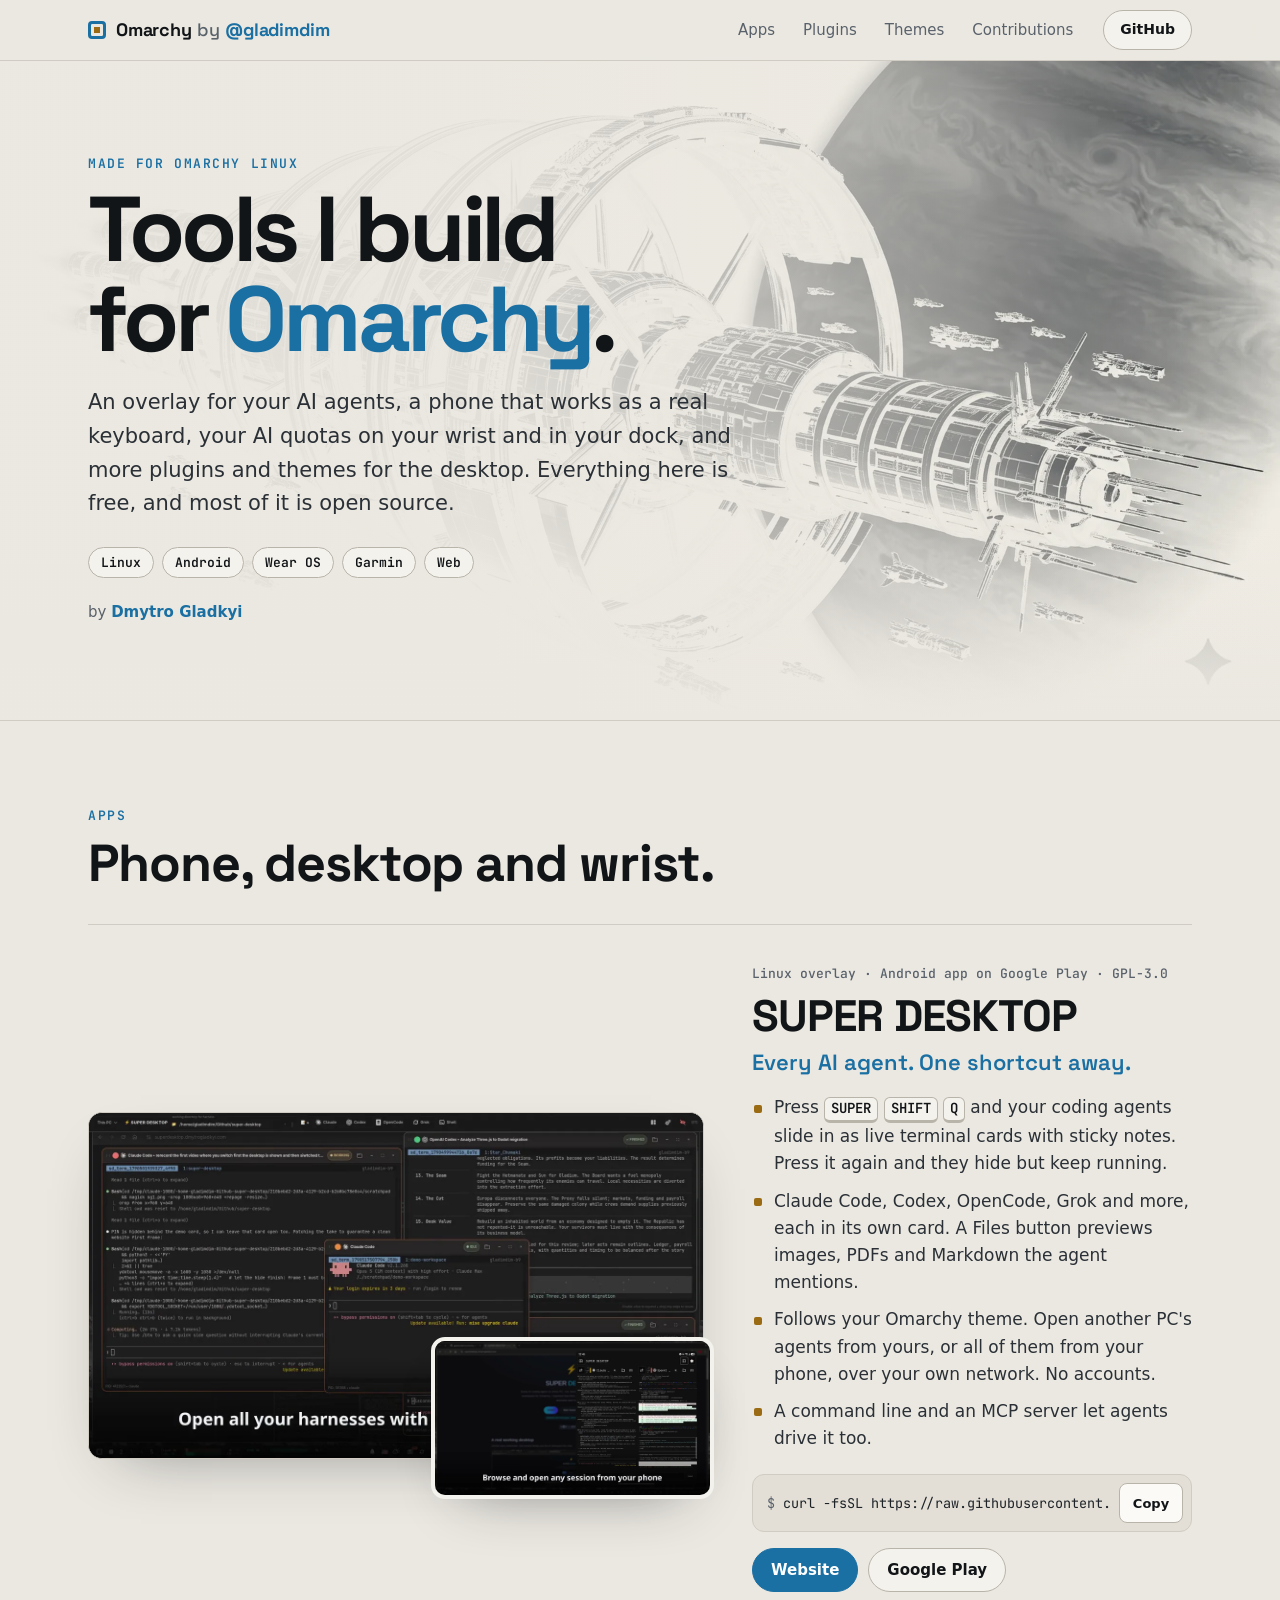
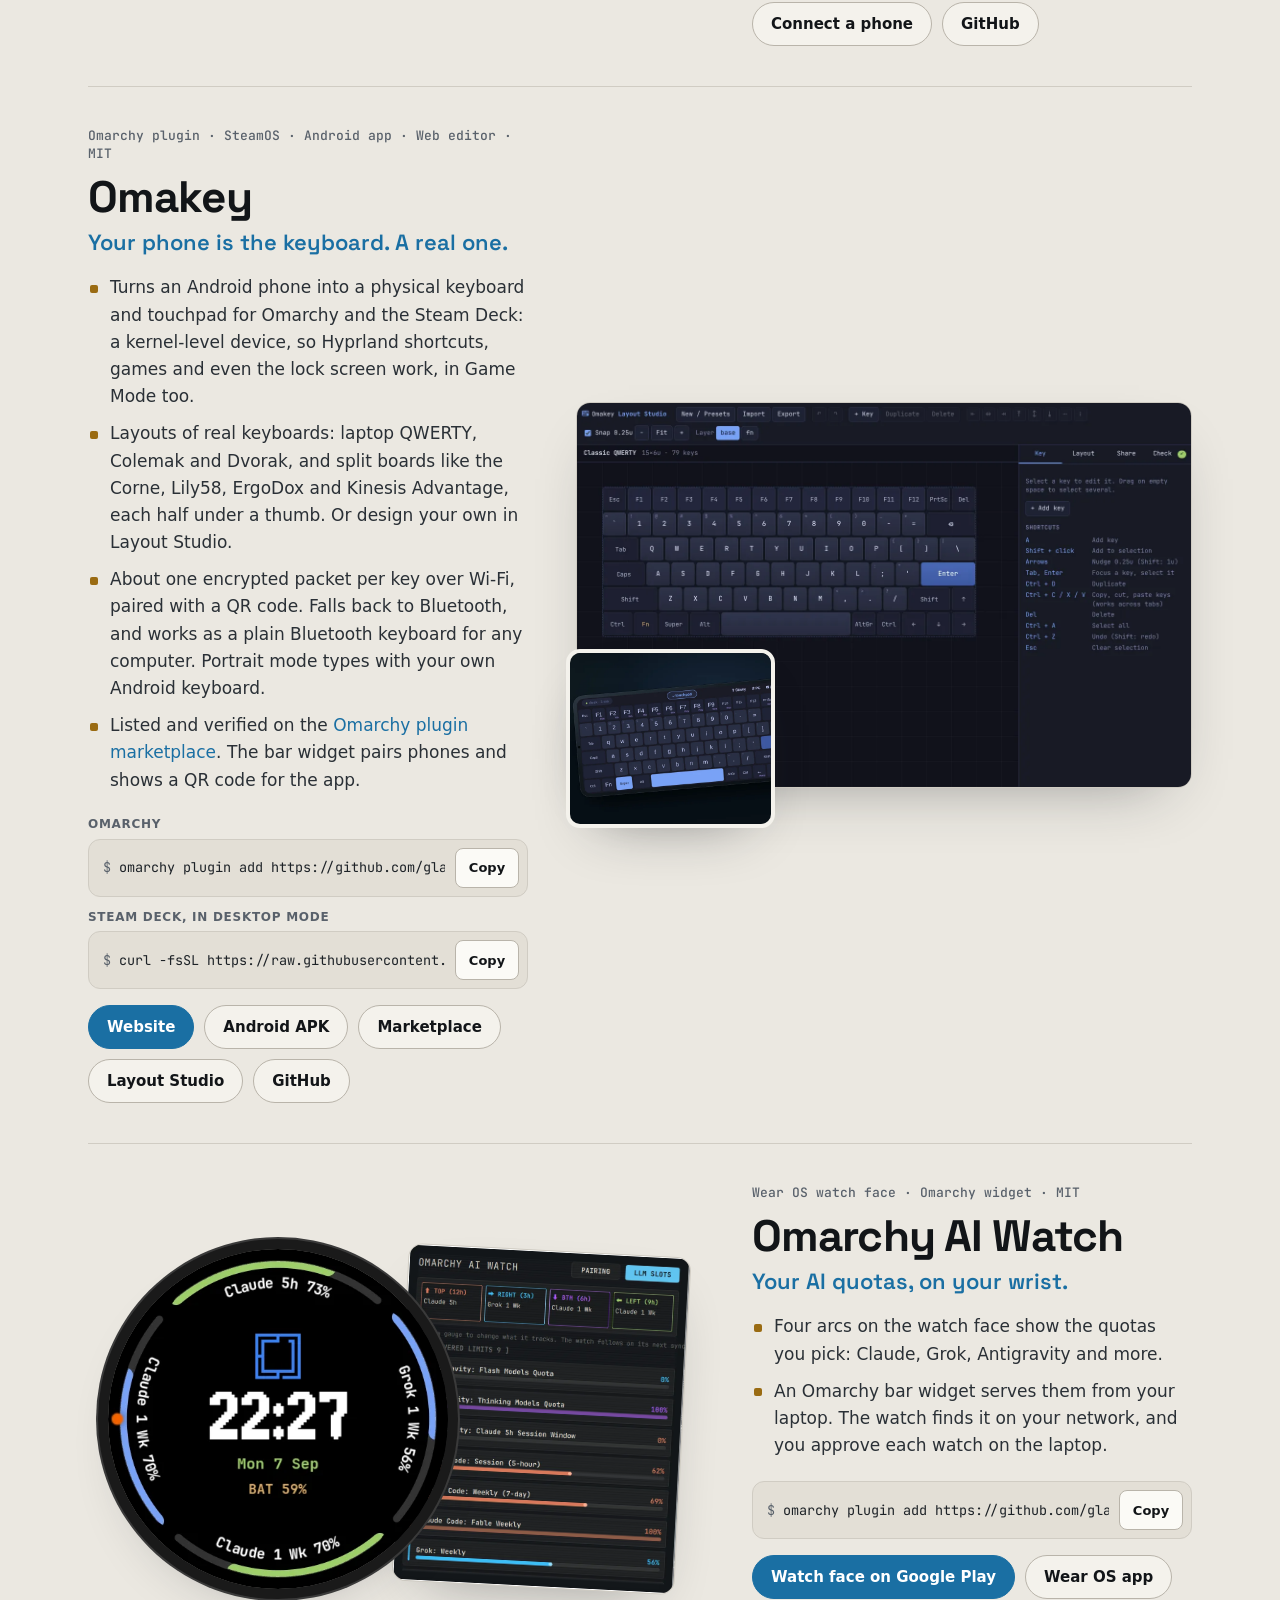
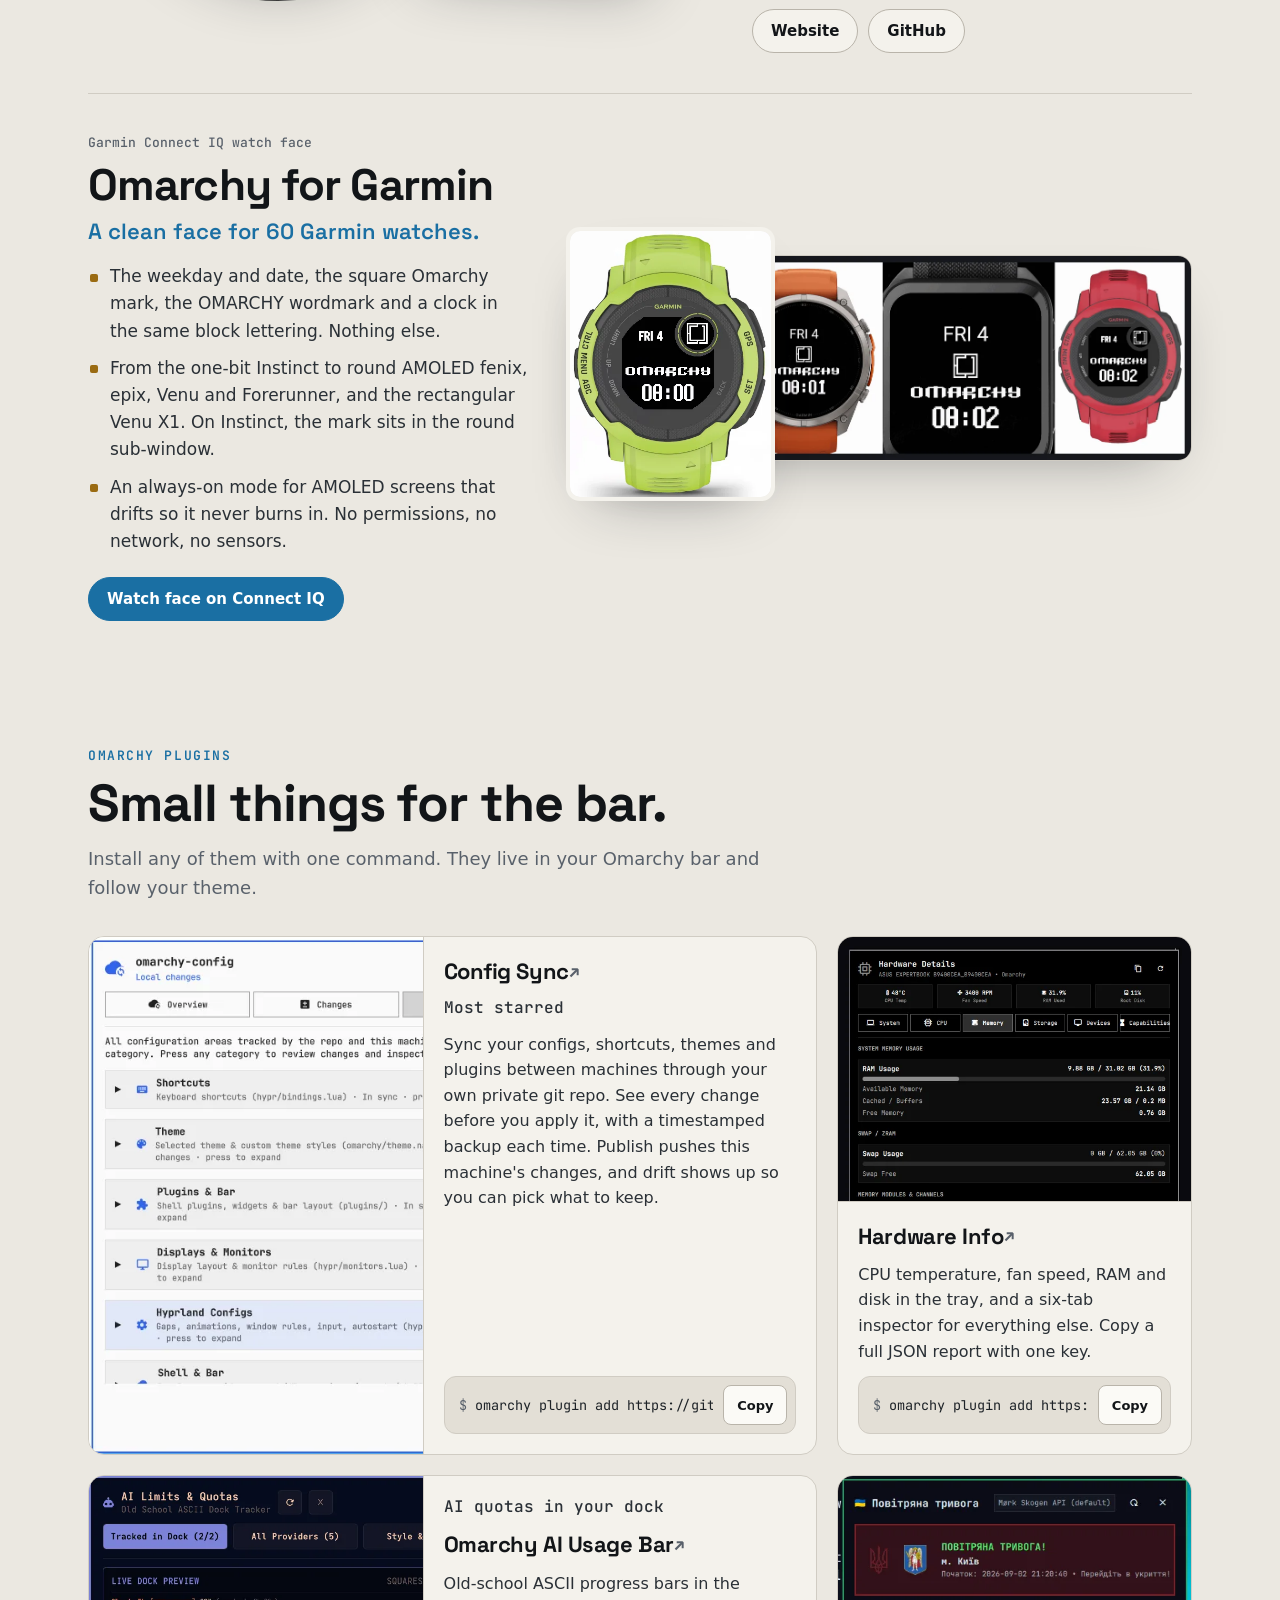
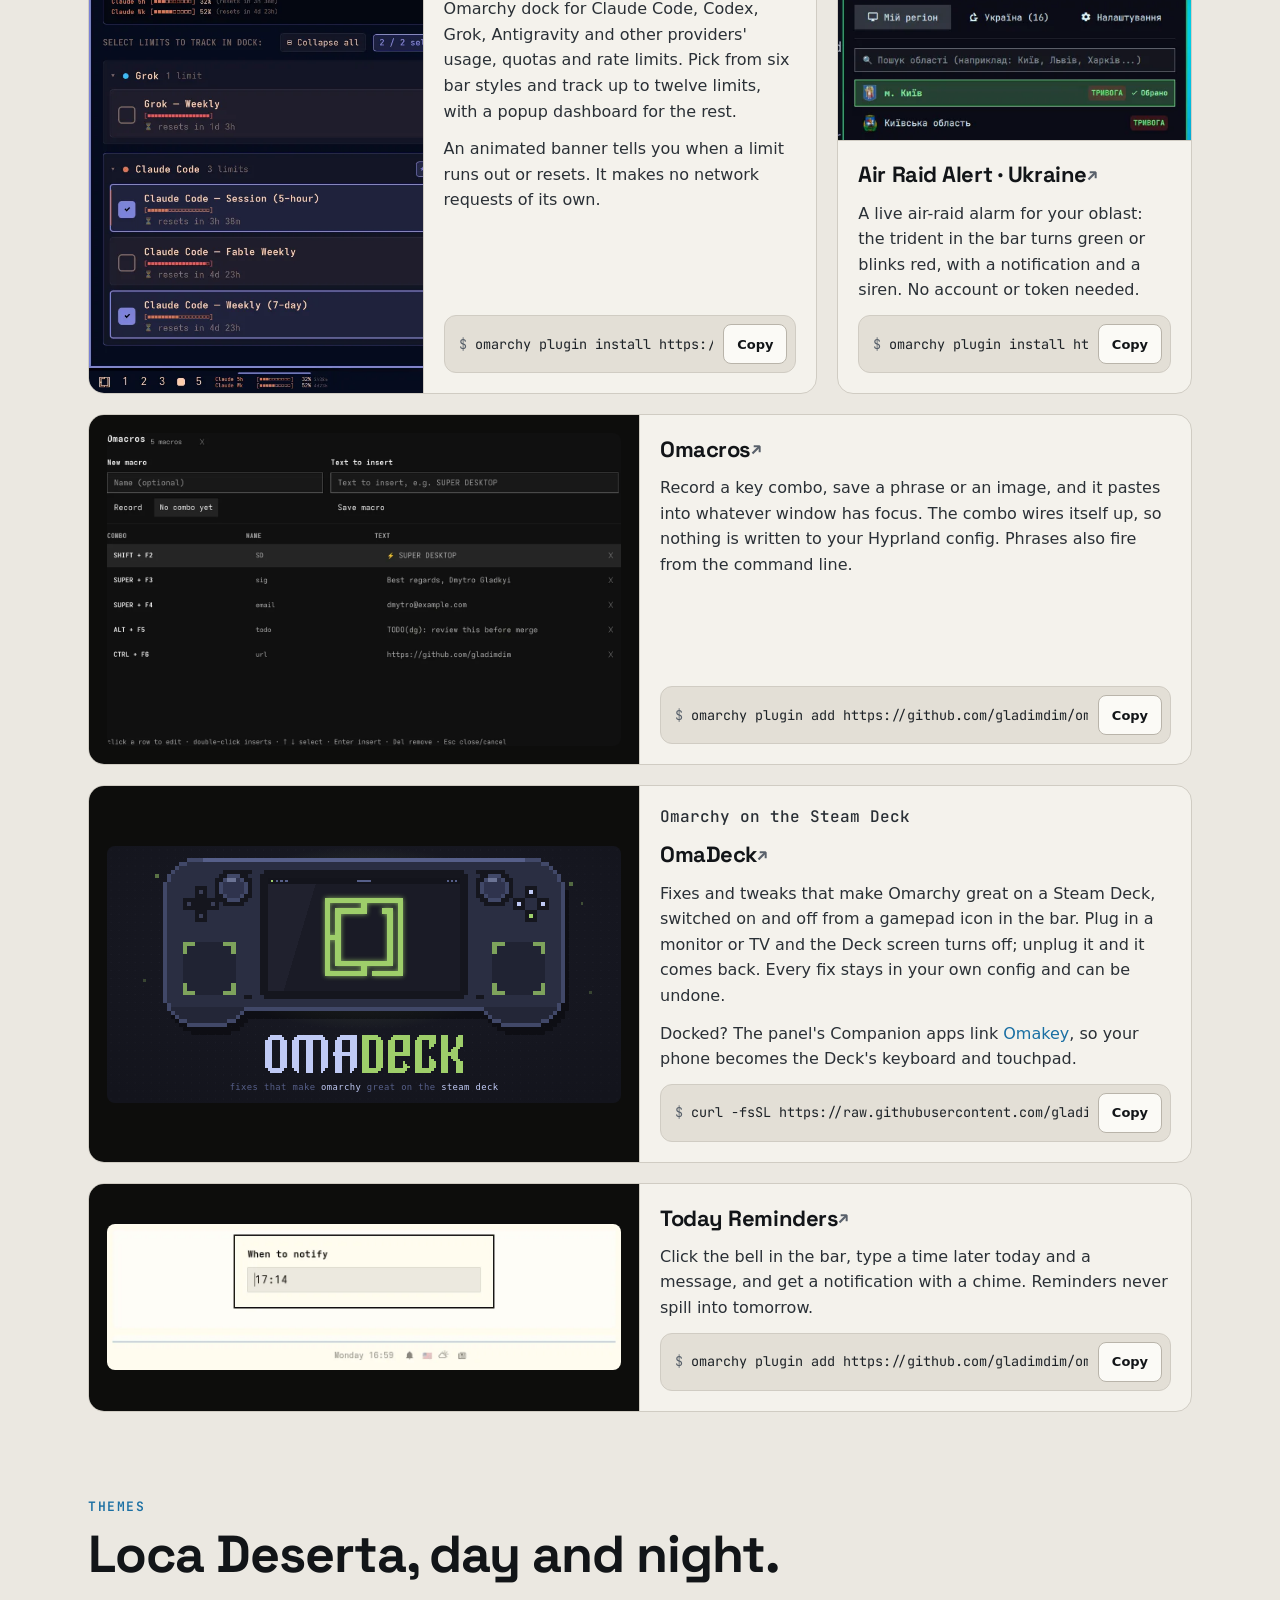
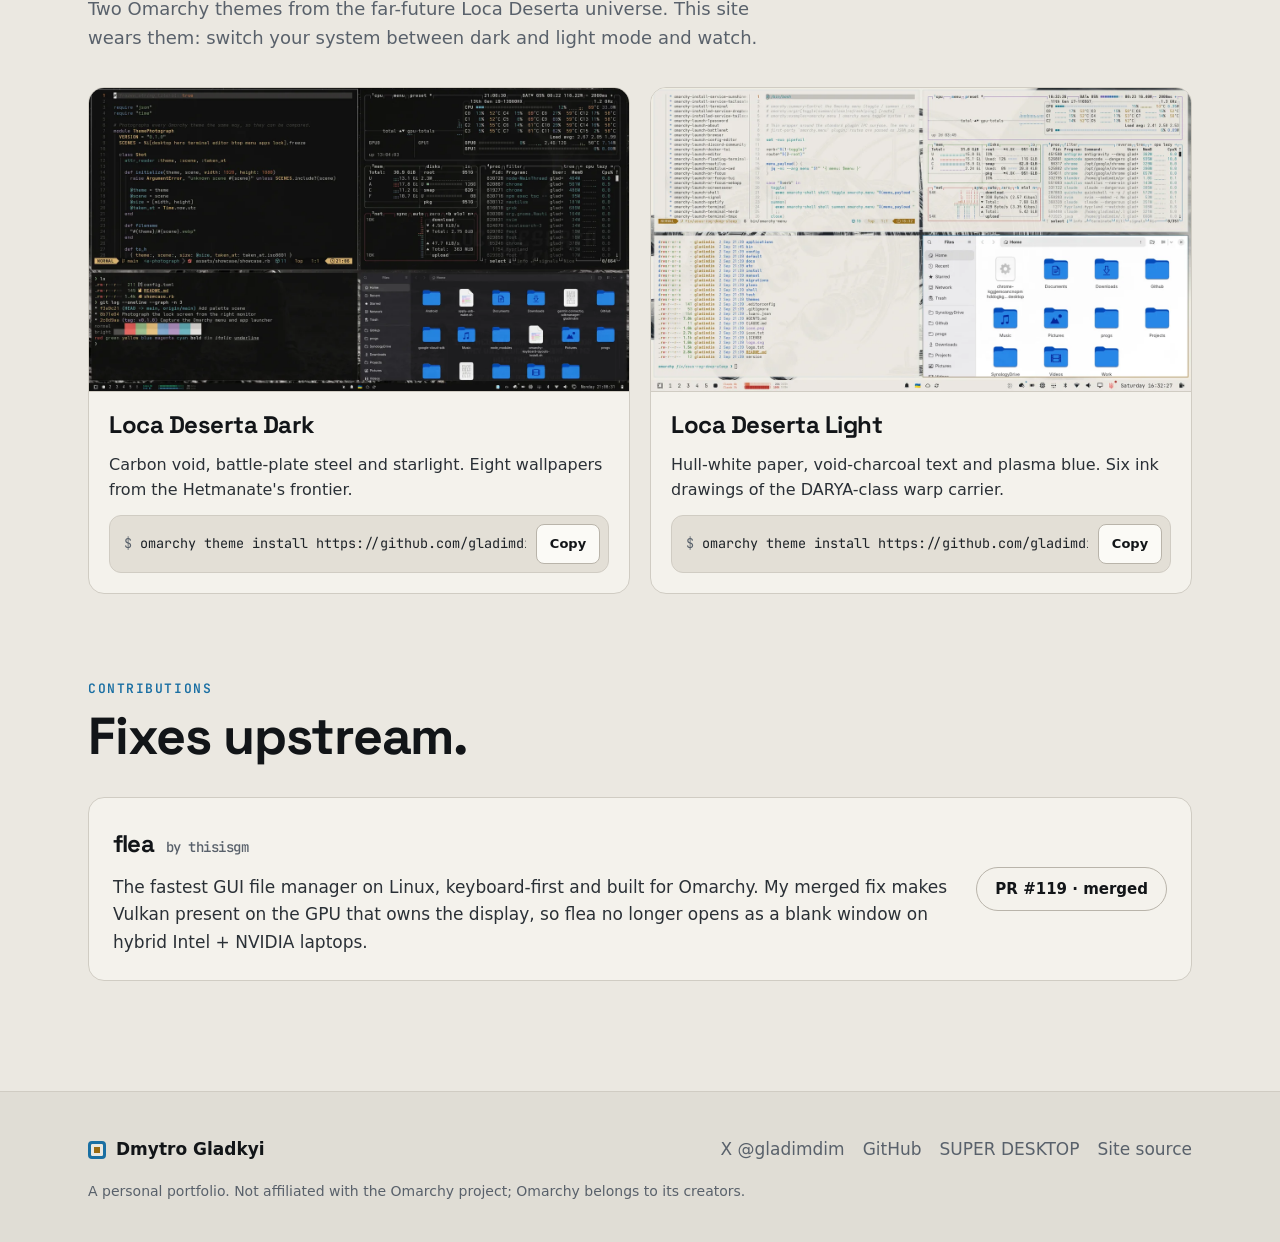
<file: index.html>
<!doctype html>
<html lang="en">
<head>
<meta charset="utf-8">
<meta name="viewport" content="width=device-width, initial-scale=1, viewport-fit=cover">
<title>Omarchy Works — Dmytro Gladkyi</title>
<meta name="description" content="Apps, plugins, a phone keyboard, Wear OS and Garmin watch faces and themes for Omarchy Linux, by Dmytro Gladkyi: SUPER DESKTOP, Omakey, Omarchy AI Watch and more.">
<meta name="author" content="Dmytro Gladkyi">
<meta name="color-scheme" content="dark light">
<meta name="theme-color" content="#10100f" media="(prefers-color-scheme: dark)">
<meta name="theme-color" content="#ebe8e1" media="(prefers-color-scheme: light)">
<link rel="canonical" href="https://omarchy.dmytrogladkyi.com/">
<link rel="icon" href="favicon.ico" sizes="32x32">
<link rel="icon" href="assets/favicon.svg" type="image/svg+xml">
<link rel="apple-touch-icon" href="assets/apple-touch-icon.png">

<meta property="og:type" content="website">
<meta property="og:site_name" content="Omarchy Works">
<meta property="og:locale" content="en_US">
<meta property="og:url" content="https://omarchy.dmytrogladkyi.com/">
<meta property="og:title" content="Omarchy Works — tools I build for Omarchy Linux">
<meta property="og:description" content="SUPER DESKTOP, Omakey, watch faces for Wear OS and Garmin, Omarchy plugins and themes. By Dmytro Gladkyi.">
<meta property="og:image" content="https://omarchy.dmytrogladkyi.com/assets/social-card.jpg?v=3">
<meta property="og:image:secure_url" content="https://omarchy.dmytrogladkyi.com/assets/social-card.jpg?v=3">
<meta property="og:image:type" content="image/jpeg">
<meta property="og:image:width" content="1200">
<meta property="og:image:height" content="630">
<meta property="og:image:alt" content="Omarchy Works by Dmytro Gladkyi: SUPER DESKTOP, Omakey, Omarchy AI Watch, a Garmin watch face, plugins and themes, shown beside an armoured knight.">
<meta name="twitter:card" content="summary_large_image">
<meta name="twitter:site" content="@gladimdim">
<meta name="twitter:creator" content="@gladimdim">
<meta name="twitter:title" content="Omarchy Works — tools I build for Omarchy Linux">
<meta name="twitter:description" content="SUPER DESKTOP, Omakey, watch faces for Wear OS and Garmin, Omarchy plugins and themes. By Dmytro Gladkyi.">
<meta name="twitter:image" content="https://omarchy.dmytrogladkyi.com/assets/social-card.jpg?v=3">
<meta name="twitter:image:alt" content="Omarchy Works by Dmytro Gladkyi: SUPER DESKTOP, Omakey, Omarchy AI Watch, a Garmin watch face, plugins and themes, shown beside an armoured knight.">

<script type="application/ld+json">
{
  "@context": "https://schema.org",
  "@type": "WebSite",
  "name": "Omarchy Works",
  "url": "https://omarchy.dmytrogladkyi.com/",
  "description": "Apps, plugins, a phone keyboard, Wear OS and Garmin watch faces and themes for Omarchy Linux.",
  "inLanguage": "en",
  "image": "https://omarchy.dmytrogladkyi.com/assets/social-card.jpg?v=3",
  "author": {
    "@type": "Person",
    "name": "Dmytro Gladkyi",
    "url": "https://github.com/gladimdim",
    "sameAs": ["https://github.com/gladimdim", "https://x.com/gladimdim"]
  }
}
</script>
<link rel="preconnect" href="https://fonts.googleapis.com">
<link rel="preconnect" href="https://fonts.gstatic.com" crossorigin>
<link rel="stylesheet" href="https://fonts.googleapis.com/css2?family=JetBrains+Mono:wght@400;600&family=Space+Grotesk:wght@500;600;700&display=swap">
<link rel="stylesheet" href="assets/site.css">
<script src="assets/site.js" defer></script>
</head>
<body>
<a class="skip" href="#apps">Skip to the projects</a>

<header class="nav">
  <div class="wrap nav-row">
    <a class="brand" href="https://x.com/gladimdim" aria-label="Omarchy by @gladimdim on X"><span class="mark" aria-hidden="true"></span>Omarchy <span class="dim">by</span> <span class="handle">@gladimdim</span></a>
    <nav class="nav-links" aria-label="Sections">
      <a href="#apps">Apps</a>
      <a href="#plugins">Plugins</a>
      <a href="#themes">Themes</a>
      <a href="#contributions">Contributions</a>
    </nav>
    <a class="btn small" href="https://github.com/gladimdim">GitHub</a>
  </div>
</header>

<main id="top">
  <section class="hero">
    <picture class="hero-art" aria-hidden="true">
      <source srcset="assets/img/hero-dark.webp" media="(prefers-color-scheme: dark)">
      <img src="assets/img/hero-light.webp" alt="" width="1920" height="1047" fetchpriority="high">
    </picture>
    <div class="wrap hero-copy">
      <p class="eyebrow">Made for Omarchy Linux</p>
      <h1>Tools I build<br>for <span class="hl">Omarchy</span>.</h1>
      <p class="lede">An overlay for your AI agents, a phone that works as a real keyboard, your AI quotas on your wrist and in your dock, and more plugins and themes for the desktop. Everything here is free, and most of it is open source.</p>
      <ul class="platforms" aria-label="Platforms">
        <li>Linux</li><li>Android</li><li>Wear OS</li><li>Garmin</li><li>Web</li>
      </ul>
      <p class="byline">by <a href="https://github.com/gladimdim">Dmytro Gladkyi</a></p>
    </div>
  </section>

  <!-- ── Apps ─────────────────────────────────────────────── -->
  <section id="apps" class="section">
    <div class="wrap">
      <header class="section-head">
        <p class="eyebrow">Apps</p>
        <h2>Phone, desktop and wrist.</h2>
      </header>

      <article class="feature reveal" id="super-desktop">
        <div class="feature-media">
          <video class="shot" src="assets/media/super-desktop-reveal.mp4" poster="assets/img/super-desktop-reveal-poster.webp" muted loop playsinline preload="none" width="1280" height="720" aria-label="SUPER DESKTOP sliding in over the desktop with live Claude Code and Codex terminals"></video>
          <img class="shot inset" src="assets/img/super-desktop-phone.webp" alt="The SUPER DESKTOP Android app on a foldable phone, listing the PC's agent sessions" width="1280" height="720" loading="lazy">
        </div>
        <div class="feature-copy">
          <p class="tag">Linux overlay · Android app on Google Play · GPL-3.0</p>
          <h3>SUPER DESKTOP</h3>
          <p class="tagline">Every AI agent. One shortcut away.</p>
          <ul class="points">
            <li>Press <kbd>SUPER</kbd> <kbd>SHIFT</kbd> <kbd>Q</kbd> and your coding agents slide in as live terminal cards with sticky notes. Press it again and they hide but keep running.</li>
            <li>Claude Code, Codex, OpenCode, Grok and more, each in its own card. A Files button previews images, PDFs and Markdown the agent mentions.</li>
            <li>Follows your Omarchy theme. Open another PC's agents from yours, or all of them from your phone, over your own network. No accounts.</li>
            <li>A command line and an MCP server let agents drive it too.</li>
          </ul>
          <div class="cmd"><code>curl -fsSL https://raw.githubusercontent.com/gladimdim/super-desktop/master/install.sh | bash</code><button type="button" class="copy">Copy</button></div>
          <div class="links">
            <a class="btn primary" href="https://superdesktop.dmytrogladkyi.com/">Website</a>
            <a class="btn" href="https://play.google.com/store/apps/details?id=com.gladimdim.superdesktop">Google Play</a>
            <a class="btn" href="https://superdesktop.dmytrogladkyi.com/connect.html">Connect a phone</a>
            <a class="btn" href="https://github.com/gladimdim/super-desktop">GitHub</a>
          </div>
        </div>
      </article>

      <article class="feature flip reveal" id="omakey">
        <div class="feature-media">
          <img class="shot" src="assets/img/layout-studio.webp" alt="Omakey Layout Studio editing a classic QWERTY phone keyboard layout in the browser" width="1280" height="800" loading="lazy">
          <img class="shot inset" src="assets/img/omakey.webp" alt="The Omakey keyboard on a phone held sideways" width="660" height="560" loading="lazy">
        </div>
        <div class="feature-copy">
          <p class="tag">Omarchy plugin · SteamOS · Android app · Web editor · MIT</p>
          <h3>Omakey</h3>
          <p class="tagline">Your phone is the keyboard. A real one.</p>
          <ul class="points">
            <li>Turns an Android phone into a physical keyboard and touchpad for Omarchy and the Steam Deck: a kernel-level device, so Hyprland shortcuts, games and even the lock screen work, in Game Mode too.</li>
            <li>Layouts of real keyboards: laptop QWERTY, Colemak and Dvorak, and split boards like the Corne, Lily58, ErgoDox and Kinesis Advantage, each half under a thumb. Or design your own in Layout Studio.</li>
            <li>About one encrypted packet per key over Wi-Fi, paired with a QR code. Falls back to Bluetooth, and works as a plain Bluetooth keyboard for any computer. Portrait mode types with your own Android keyboard.</li>
            <li>Listed and verified on the <a href="https://omarchyplugins.com/plugin.html?id=gladimdim.omakey">Omarchy plugin marketplace</a>. The bar widget pairs phones and shows a QR code for the app.</li>
          </ul>
          <p class="cmd-label">Omarchy</p>
          <div class="cmd"><code>omarchy plugin add https://github.com/gladimdim/omakey-omarchy-plugin --enable &amp;&amp; ~/.config/omarchy/plugins/gladimdim.omakey/install.sh</code><button type="button" class="copy">Copy</button></div>
          <p class="cmd-label">Steam Deck, in Desktop Mode</p>
          <div class="cmd"><code>curl -fsSL https://raw.githubusercontent.com/gladimdim/omakey-omarchy-plugin/main/install-steamos.sh | bash</code><button type="button" class="copy">Copy</button></div>
          <div class="links">
            <a class="btn primary" href="https://gladimdim.github.io/omakey-omarchy-plugin/">Website</a>
            <a class="btn" href="https://github.com/gladimdim/omakey-mobile/releases/latest">Android APK</a>
            <a class="btn" href="https://omarchyplugins.com/plugin.html?id=gladimdim.omakey">Marketplace</a>
            <a class="btn" href="https://gladimdim.github.io/omakey-layout-studio/">Layout Studio</a>
            <a class="btn" href="https://github.com/gladimdim/omakey-omarchy-plugin">GitHub</a>
          </div>
        </div>
      </article>

      <article class="feature reveal" id="ai-watch">
        <div class="feature-media watch-media">
          <img class="watch" src="assets/img/watchface.webp" alt="Round Wear OS watch face with four arcs for Claude and Grok quotas around a pixel clock" width="480" height="480" loading="lazy">
          <img class="shot panel-shot" src="assets/img/watch-widget.webp" alt="The Omarchy AI Watch panel with four gauge slots and discovered limits" width="691" height="826" loading="lazy">
        </div>
        <div class="feature-copy">
          <p class="tag">Wear OS watch face · Omarchy widget · MIT</p>
          <h3>Omarchy AI Watch</h3>
          <p class="tagline">Your AI quotas, on your wrist.</p>
          <ul class="points">
            <li>Four arcs on the watch face show the quotas you pick: Claude, Grok, Antigravity and more.</li>
            <li>An Omarchy bar widget serves them from your laptop. The watch finds it on your network, and you approve each watch on the laptop.</li>
          </ul>
          <div class="cmd"><code>omarchy plugin add https://github.com/gladimdim/omarchy-ai-companion.git --enable</code><button type="button" class="copy">Copy</button></div>
          <div class="links">
            <a class="btn primary" href="https://play.google.com/store/apps/details?id=com.gladimdim.omarchy.ai.watch.watchface">Watch face on Google Play</a>
            <a class="btn" href="https://play.google.com/store/apps/details?id=com.gladimdim.omarchy.ai.watch">Wear OS app</a>
            <a class="btn" href="https://gladimdim.github.io/omarchy-ai-companion/">Website</a>
            <a class="btn" href="https://github.com/gladimdim/omarchy-ai-companion">GitHub</a>
          </div>
        </div>
      </article>

      <article class="feature flip reveal" id="garmin">
        <div class="feature-media">
          <img class="shot light-bg" src="assets/img/garmin-devices.webp" alt="The Omarchy face on four Garmin watches: Instinct, fenix, Venu X1 and a red Instinct" width="1349" height="448" loading="lazy">
          <img class="shot inset light-bg" src="assets/img/garmin-instinct.webp" alt="The Omarchy face on a lime Instinct 2X Solar, with the Omarchy mark in the sub-window" width="384" height="507" loading="lazy">
        </div>
        <div class="feature-copy">
          <p class="tag">Garmin Connect IQ watch face</p>
          <h3>Omarchy for Garmin</h3>
          <p class="tagline">A clean face for 60 Garmin watches.</p>
          <ul class="points">
            <li>The weekday and date, the square Omarchy mark, the OMARCHY wordmark and a clock in the same block lettering. Nothing else.</li>
            <li>From the one-bit Instinct to round AMOLED fenix, epix, Venu and Forerunner, and the rectangular Venu X1. On Instinct, the mark sits in the round sub-window.</li>
            <li>An always-on mode for AMOLED screens that drifts so it never burns in. No permissions, no network, no sensors.</li>
          </ul>
          <div class="links">
            <a class="btn primary" href="https://apps.garmin.com/apps/7df46520-4aa5-44e7-8d0f-1bc2fc681cdd">Watch face on Connect IQ</a>
          </div>
        </div>
      </article>
    </div>
  </section>

  <!-- ── Omarchy plugins ──────────────────────────────────── -->
  <section id="plugins" class="section">
    <div class="wrap">
      <header class="section-head">
        <p class="eyebrow">Omarchy plugins</p>
        <h2>Small things for the bar.</h2>
        <p class="sub">Install any of them with one command. They live in your Omarchy bar and follow your theme.</p>
      </header>
      <div class="grid">
        <article class="card wide reveal">
          <div class="card-shot"><img src="assets/img/config-sync.webp" alt="Config Sync panel listing synced areas: shortcuts, theme, plugins, displays, Hyprland configs" width="563" height="617" loading="lazy"></div>
          <div class="card-body">
            <h3><a href="https://github.com/gladimdim/omarchy-config-sync-plugin">Config Sync</a></h3>
            <p class="tag">Most starred</p>
            <p>Sync your configs, shortcuts, themes and plugins between machines through your own private git repo. See every change before you apply it, with a timestamped backup each time. Publish pushes this machine's changes, and drift shows up so you can pick what to keep.</p>
            <div class="cmd"><code>omarchy plugin add https://github.com/gladimdim/omarchy-config-sync-plugin --enable --yes</code><button type="button" class="copy">Copy</button></div>
          </div>
        </article>
        <article class="card wide reveal">
          <div class="card-shot"><img src="assets/img/ai-usage-bar.webp" alt="AI Limits and Quotas popup with ASCII progress bars for Grok and Claude Code, above the dock" width="720" height="902" loading="lazy"></div>
          <div class="card-body">
            <p class="tag">AI quotas in your dock</p>
            <h3><a href="https://github.com/gladimdim/omarchy-ai-usage-bar">Omarchy AI Usage Bar</a></h3>
            <p>Old-school ASCII progress bars in the Omarchy dock for Claude Code, Codex, Grok, Antigravity and other providers' usage, quotas and rate limits. Pick from six bar styles and track up to twelve limits, with a popup dashboard for the rest.</p>
            <p>An animated banner tells you when a limit runs out or resets. It makes no network requests of its own.</p>
            <div class="cmd"><code>omarchy plugin install https://github.com/gladimdim/omarchy-ai-usage-bar.git --enable</code><button type="button" class="copy">Copy</button></div>
          </div>
        </article>
        <article class="card reveal">
          <div class="card-shot"><img src="assets/img/hardware-info.webp" alt="Hardware Details panel on the Memory tab with RAM, swap and memory modules" width="620" height="665" loading="lazy"></div>
          <div class="card-body">
            <h3><a href="https://github.com/gladimdim/omarchy-hardware-info-plugin">Hardware Info</a></h3>
            <p>CPU temperature, fan speed, RAM and disk in the tray, and a six-tab inspector for everything else. Copy a full JSON report with one key.</p>
            <div class="cmd"><code>omarchy plugin add https://github.com/gladimdim/omarchy-hardware-info-plugin --enable</code><button type="button" class="copy">Copy</button></div>
          </div>
        </article>
        <article class="card reveal">
          <div class="card-shot"><img src="assets/img/air-raid.webp" alt="Air raid alert panel in Ukrainian showing an active alert in Kyiv and a list of oblasts" width="471" height="620" loading="lazy"></div>
          <div class="card-body">
            <h3><a href="https://github.com/gladimdim/omarchy-air-raid-alert-ukraine-plugin">Air Raid Alert · Ukraine</a></h3>
            <p>A live air-raid alarm for your oblast: the trident in the bar turns green or blinks red, with a notification and a siren. No account or token needed.</p>
            <div class="cmd"><code>omarchy plugin install https://github.com/gladimdim/omarchy-air-raid-alert-ukraine-plugin.git --enable</code><button type="button" class="copy">Copy</button></div>
          </div>
        </article>
        <article class="card full reveal" id="omacros">
          <div class="card-shot contain"><img src="assets/img/omacros.webp" alt="Omacros manager listing saved shortcuts that insert a phrase, a signature, an email and a TODO" width="1280" height="780" loading="lazy"></div>
          <div class="card-body">
            <h3><a href="https://github.com/gladimdim/omacros">Omacros</a></h3>
            <p>Record a key combo, save a phrase or an image, and it pastes into whatever window has focus. The combo wires itself up, so nothing is written to your Hyprland config. Phrases also fire from the command line.</p>
            <div class="cmd"><code>omarchy plugin add https://github.com/gladimdim/omacros.git --enable --yes</code><button type="button" class="copy">Copy</button></div>
          </div>
        </article>
        <article class="card full reveal" id="omadeck">
          <div class="card-shot contain"><img src="assets/img/omadeck.svg" alt="OmaDeck: a pixel-art Steam Deck showing the Omarchy logo" width="1280" height="640" loading="lazy"></div>
          <div class="card-body">
            <p class="tag">Omarchy on the Steam Deck</p>
            <h3><a href="https://github.com/gladimdim/OmaDeck">OmaDeck</a></h3>
            <p>Fixes and tweaks that make Omarchy great on a Steam Deck, switched on and off from a gamepad icon in the bar. Plug in a monitor or TV and the Deck screen turns off; unplug it and it comes back. Every fix stays in your own config and can be undone.</p>
            <p>Docked? The panel's Companion apps link <a href="#omakey">Omakey</a>, so your phone becomes the Deck's keyboard and touchpad.</p>
            <div class="cmd"><code>curl -fsSL https://raw.githubusercontent.com/gladimdim/OmaDeck/main/install.sh | bash</code><button type="button" class="copy">Copy</button></div>
          </div>
        </article>
        <article class="card full reveal">
          <div class="card-shot contain"><img src="assets/img/today-reminders.webp" alt="Today Reminders dialog asking when to notify, above the Omarchy bar" width="1124" height="320" loading="lazy"></div>
          <div class="card-body">
            <h3><a href="https://github.com/gladimdim/omarchy-today-reminders">Today Reminders</a></h3>
            <p>Click the bell in the bar, type a time later today and a message, and get a notification with a chime. Reminders never spill into tomorrow.</p>
            <div class="cmd"><code>omarchy plugin add https://github.com/gladimdim/omarchy-today-reminders.git --enable --yes</code><button type="button" class="copy">Copy</button></div>
          </div>
        </article>
      </div>
    </div>
  </section>

  <!-- ── Themes ───────────────────────────────────────────── -->
  <section id="themes" class="section">
    <div class="wrap">
      <header class="section-head">
        <p class="eyebrow">Themes</p>
        <h2>Loca Deserta, day and night.</h2>
        <p class="sub">Two Omarchy themes from the far-future Loca Deserta universe. This site wears them: switch your system between dark and light mode and watch.</p>
      </header>
      <div class="themes">
        <article class="theme reveal">
          <img src="assets/img/theme-dark.webp" alt="Loca Deserta Dark: Neovim, btop, a terminal and Files in carbon black and brass" width="1280" height="720" loading="lazy">
          <div class="card-body">
            <h3><a href="https://github.com/gladimdim/omarchy-loca-deserta-dark-theme">Loca Deserta Dark</a></h3>
            <p>Carbon void, battle-plate steel and starlight. Eight wallpapers from the Hetmanate's frontier.</p>
            <div class="cmd"><code>omarchy theme install https://github.com/gladimdim/omarchy-loca-deserta-dark-theme.git</code><button type="button" class="copy">Copy</button></div>
          </div>
        </article>
        <article class="theme reveal">
          <img src="assets/img/theme-light.webp" alt="Loca Deserta Light: the same apps on hull-white paper with plasma-blue accents" width="1280" height="720" loading="lazy">
          <div class="card-body">
            <h3><a href="https://github.com/gladimdim/omarchy-loca-deserta-light-theme">Loca Deserta Light</a></h3>
            <p>Hull-white paper, void-charcoal text and plasma blue. Six ink drawings of the DARYA-class warp carrier.</p>
            <div class="cmd"><code>omarchy theme install https://github.com/gladimdim/omarchy-loca-deserta-light-theme.git</code><button type="button" class="copy">Copy</button></div>
          </div>
        </article>
      </div>
    </div>
  </section>

  <!-- ── Contributions ────────────────────────────────────── -->
  <section id="contributions" class="section">
    <div class="wrap">
      <header class="section-head">
        <p class="eyebrow">Contributions</p>
        <h2>Fixes upstream.</h2>
      </header>
      <article class="contrib reveal">
        <div>
          <h3><a href="https://github.com/thisisgm/flea">flea</a> <span class="by">by thisisgm</span></h3>
          <p>The fastest GUI file manager on Linux, keyboard-first and built for Omarchy. My merged fix makes Vulkan present on the GPU that owns the display, so flea no longer opens as a blank window on hybrid Intel + NVIDIA laptops.</p>
        </div>
        <a class="btn" href="https://github.com/thisisgm/flea/pull/119">PR #119 · merged</a>
      </article>
    </div>
  </section>
</main>

<footer class="footer">
  <div class="wrap footer-row">
    <p><span class="mark" aria-hidden="true"></span><strong>Dmytro Gladkyi</strong></p>
    <nav aria-label="Elsewhere">
      <a href="https://x.com/gladimdim">X @gladimdim</a>
      <a href="https://github.com/gladimdim">GitHub</a>
      <a href="https://superdesktop.dmytrogladkyi.com/">SUPER DESKTOP</a>
      <a href="https://github.com/gladimdim/omarchy-works">Site source</a>
    </nav>
    <p class="fine">A personal portfolio. Not affiliated with the Omarchy project; Omarchy belongs to its creators.</p>
  </div>
</footer>
</body>
</html>
</file>
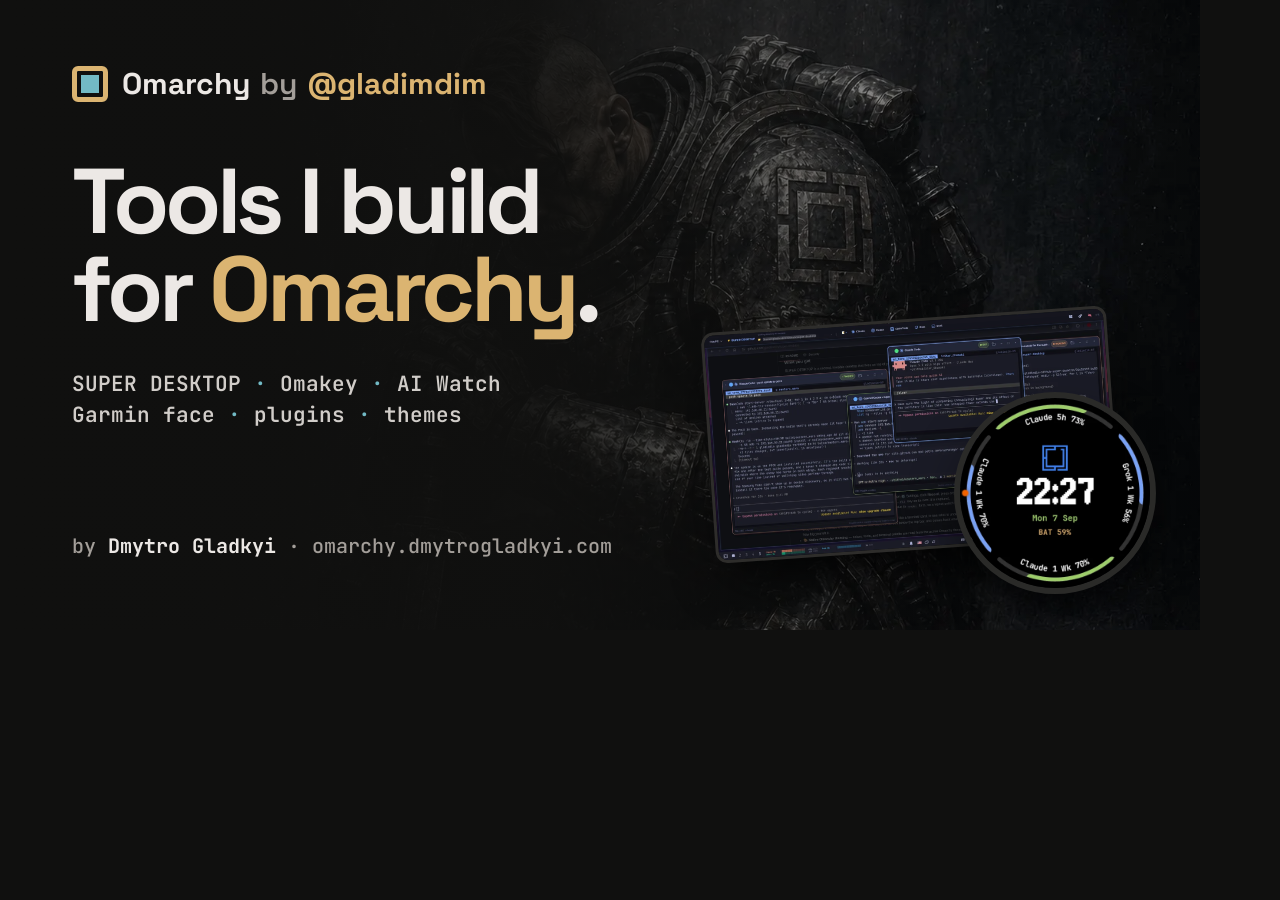
<file: tools/social-card.html>
<!doctype html>
<!-- Source of assets/social-card.jpg. Render with tools/render-social-card.sh. -->
<html lang="en">
<head>
<meta charset="utf-8">
<title>Omarchy Works social card</title>
<link rel="stylesheet" href="https://fonts.googleapis.com/css2?family=JetBrains+Mono:wght@500;600&family=Space+Grotesk:wght@600;700&display=swap">
<style>
  html, body { margin: 0; width: 1200px; height: 630px; overflow: hidden; background: #10100f; }
  .card { position: relative; width: 1200px; height: 630px; color: #ece8e5; font-family: "Space Grotesk", sans-serif; }
  .art { position: absolute; inset: 0; background: url(../assets/img/hero-dark.webp) 78% 30% / cover no-repeat; }
  .card::after {
    content: ""; position: absolute; inset: 0;
    background: linear-gradient(90deg, #10100f 0%, rgba(16,16,15,.96) 44%, rgba(16,16,15,.35) 78%, rgba(16,16,15,.15) 100%);
  }
  .copy { position: absolute; z-index: 1; left: 72px; top: 64px; width: 640px; }
  .brand { display: flex; align-items: center; gap: 14px; font-weight: 700; font-size: 30px; }
  .brand .dim { color: #a39e99; font-weight: 600; margin: 0 -4px; }
  .brand .handle { color: #dbb471; }
  .mark { width: 26px; height: 26px; border-radius: 6px; border: 5px solid #dbb471; box-shadow: inset 0 0 0 4px #10100f, inset 0 0 0 13px #72bac5; }
  h1 { margin: 54px 0 0; font-size: 92px; line-height: .96; letter-spacing: -.045em; }
  h1 span { color: #dbb471; }
  .list { margin: 34px 0 0; font: 600 21px/1.5 "JetBrains Mono", monospace; color: #d1cdc9; }
  .list b { color: #72bac5; font-weight: 600; }
  .by { position: absolute; left: 72px; bottom: 54px; z-index: 1; font: 500 20px/1 "JetBrains Mono", monospace; color: #a39e99; }
  .by strong { color: #ece8e5; }
  .shots { position: absolute; z-index: 1; right: 56px; bottom: 50px; width: 420px; height: 300px; }
  .shots img { position: absolute; border-radius: 12px; border: 3px solid #2e2d2b; box-shadow: 0 24px 60px -20px #000; }
  .sd { width: 400px; right: 30px; bottom: 30px; transform: rotate(-4deg); }
  .watch { width: 190px; border-radius: 50% !important; right: -12px; bottom: -14px; border: 6px solid #2a2a28 !important; }
</style>
</head>
<body>
<div class="card">
  <div class="art"></div>
  <div class="copy">
    <div class="brand"><span class="mark"></span>Omarchy<span class="dim">by</span><span class="handle">@gladimdim</span></div>
    <h1>Tools I build<br>for <span>Omarchy</span>.</h1>
    <p class="list">SUPER DESKTOP <b>·</b> Omakey <b>·</b> AI Watch<br>Garmin face <b>·</b> plugins <b>·</b> themes</p>
  </div>
  <div class="shots">
    <img class="sd" src="../assets/img/super-desktop.webp" alt="">
    <img class="watch" src="../assets/img/watchface.webp" alt="">
  </div>
  <p class="by">by <strong>Dmytro Gladkyi</strong> · omarchy.dmytrogladkyi.com</p>
</div>
</body>
</html>
</file>
<file: assets/site.css>
/* Colors come from the Loca Deserta Omarchy themes: Dark for dark mode,
   Light for light mode. The page follows the OS setting. */
:root {
  --bg: #ebe8e1;
  --bg-2: #e0ddd5;
  --panel: #f4f2ec;
  --panel-2: #fbfaf6;
  --border: #d0ccc3;
  --border-strong: #b9b4aa;
  --text: #121518;
  --body: #2a3036;
  --muted: #59616b;
  --accent: #1a6fa3;
  --accent-2: #9a6b12;
  --accent-ink: #ffffff;
  --code-bg: #e3dfd6;
  --code-text: #1d2227;
  --kbd-bg: #f4f2ec;
  --hero-fade: rgba(235, 232, 225, 0.94);
  --hero-fade-2: rgba(235, 232, 225, 0.55);
  --shadow: 0 24px 60px -32px rgba(29, 34, 39, 0.45);
  --nav-bg: rgba(235, 232, 225, 0.82);
  --display: "Space Grotesk", ui-sans-serif, system-ui, sans-serif;
  --sans: ui-sans-serif, system-ui, -apple-system, "Segoe UI", Roboto, sans-serif;
  --mono: "JetBrains Mono", ui-monospace, SFMono-Regular, Menlo, monospace;
  --radius: 16px;
  color-scheme: light;
}
@media (prefers-color-scheme: dark) {
  :root {
    --bg: #10100f;
    --bg-2: #0c0c0b;
    --panel: #1c1b1a;
    --panel-2: #23221f;
    --border: #2e2d2b;
    --border-strong: #46433f;
    --text: #ece8e5;
    --body: #d1cdc9;
    --muted: #a39e99;
    --accent: #dbb471;
    --accent-2: #72bac5;
    --accent-ink: #10100f;
    --code-bg: #080807;
    --code-text: #e8c484;
    --kbd-bg: #23221f;
    --hero-fade: rgba(16, 16, 15, 0.92);
    --hero-fade-2: rgba(16, 16, 15, 0.35);
    --shadow: 0 30px 80px -36px rgba(0, 0, 0, 0.9);
    --nav-bg: rgba(16, 16, 15, 0.78);
    color-scheme: dark;
  }
}

*, *::before, *::after { box-sizing: border-box; }
html { scroll-behavior: smooth; scroll-padding-top: 76px; -webkit-text-size-adjust: 100%; }
@media (prefers-reduced-motion: reduce) { html { scroll-behavior: auto; } }
body {
  margin: 0; background: var(--bg); color: var(--body);
  font: 17px/1.6 var(--sans); -webkit-font-smoothing: antialiased; overflow-x: hidden;
}
/* clip, unlike hidden, also stops phones panning sideways and keeps the nav sticky. */
@supports (overflow: clip) { html, body { overflow-x: clip; } }
img, video { display: block; max-width: 100%; height: auto; }
a { color: var(--accent); text-decoration: none; }
a:hover { text-decoration: underline; text-underline-offset: 3px; }
:focus-visible { outline: 3px solid var(--accent); outline-offset: 3px; border-radius: 6px; }
h1, h2, h3 { font-family: var(--display); color: var(--text); letter-spacing: -0.02em; margin: 0; }
kbd {
  display: inline-block; font: 600 0.82em/1 var(--mono); padding: 4px 6px; border-radius: 6px;
  border: 1px solid var(--border-strong); border-bottom-width: 3px; background: var(--kbd-bg); color: var(--text);
}
.wrap { width: 100%; max-width: 1160px; margin: 0 auto; padding: 0 16px; }
@media (min-width: 720px) { .wrap { padding: 0 28px; } }
.skip { position: absolute; left: -9999px; }
.skip:focus { left: 16px; top: 12px; z-index: 100; background: var(--panel); padding: 10px 14px; border-radius: 10px; }

/* ── Brand mark: a brass/plasma square like an Omarchy tile ── */
.mark {
  display: inline-block; width: 18px; height: 18px; border-radius: 4px; flex: none;
  border: 3px solid var(--accent); box-shadow: inset 0 0 0 3px var(--bg), inset 0 0 0 9px var(--accent-2);
}

/* ── Navigation ─────────────────────────────────────────── */
.nav {
  position: sticky; top: 0; z-index: 50; background: var(--nav-bg);
  backdrop-filter: blur(14px) saturate(1.2); -webkit-backdrop-filter: blur(14px) saturate(1.2);
  border-bottom: 1px solid var(--border);
}
.nav-row { display: flex; align-items: center; gap: 18px; min-height: 60px; }
.brand {
  display: inline-flex; align-items: center; gap: 10px; min-height: 44px;
  font: 700 18px/1 var(--display); color: var(--text); letter-spacing: -0.01em;
}
.brand:hover { text-decoration: none; }
.brand { gap: 0; white-space: nowrap; }
.brand .mark { margin-right: 10px; }
.brand .dim { color: var(--muted); font-weight: 500; margin: 0 .3em; }
.brand .handle { color: var(--accent); }
.brand:hover .handle { text-decoration: underline; text-underline-offset: 3px; }
@media (max-width: 419px) { .nav .btn.small { display: none; } }
@media (max-width: 339px) { .brand { font-size: 16px; } }
.nav-links { display: flex; gap: 4px; margin-left: auto; }
.nav-links a {
  display: inline-flex; align-items: center; min-height: 44px; padding: 0 12px; border-radius: 999px;
  color: var(--muted); font: 500 15px/1 var(--sans);
}
.nav-links a:hover { color: var(--text); background: var(--panel); text-decoration: none; }
@media (max-width: 719px) {
  .nav-row { flex-wrap: wrap; gap: 0 12px; padding-top: 6px; }
  .nav .btn.small { margin-left: auto; }
  .nav-links {
    order: 3; width: 100%; margin: 0 -16px; padding: 0 10px 4px; width: calc(100% + 32px);
    overflow-x: auto; scrollbar-width: none;
  }
  .nav-links::-webkit-scrollbar { display: none; }
  .nav-links a { flex: none; font-size: 14.5px; }
}

/* ── Buttons ────────────────────────────────────────────── */
.btn {
  display: inline-flex; align-items: center; justify-content: center; gap: 8px; min-height: 44px;
  padding: 0 18px; border-radius: 999px; border: 1px solid var(--border-strong);
  font: 600 15px/1.1 var(--sans); color: var(--text); background: var(--panel);
  transition: transform .15s ease, border-color .15s ease, background .15s ease; text-align: center;
}
.btn:hover { text-decoration: none; border-color: var(--accent); transform: translateY(-1px); }
.btn.primary { background: var(--accent); border-color: var(--accent); color: var(--accent-ink); }
.btn.small { min-height: 40px; padding: 0 16px; font-size: 14px; }

/* ── Hero ───────────────────────────────────────────────── */
.hero { position: relative; isolation: isolate; overflow: hidden; border-bottom: 1px solid var(--border); }
.hero-art { position: absolute; inset: 0; z-index: -2; }
.hero-art img { width: 100%; height: 100%; object-fit: cover; object-position: 72% 30%; }
.hero::after {
  content: ""; position: absolute; inset: 0; z-index: -1;
  background:
    linear-gradient(90deg, var(--hero-fade) 0%, var(--hero-fade) 38%, var(--hero-fade-2) 75%, transparent 100%),
    linear-gradient(0deg, var(--bg) 0%, transparent 30%);
}
.hero-copy { padding-top: 96px; padding-bottom: 96px; }
.eyebrow {
  font: 600 13px/1 var(--mono); letter-spacing: 0.12em; text-transform: uppercase; color: var(--accent); margin: 0 0 14px;
}
.hero h1 { font-size: clamp(44px, 7.4vw, 92px); line-height: 0.98; letter-spacing: -0.045em; max-width: 12ch; }
.hl { color: var(--accent); }
.lede { font-size: clamp(18px, 2vw, 21px); max-width: 33em; margin: 22px 0 0; color: var(--body); }
.platforms { display: flex; flex-wrap: wrap; gap: 8px; list-style: none; padding: 0; margin: 26px 0 0; }
.platforms li {
  font: 600 13px/1 var(--mono); padding: 8px 12px; border-radius: 999px;
  border: 1px solid var(--border-strong); background: var(--panel); color: var(--text);
}
.byline { margin: 22px 0 0; color: var(--muted); font-size: 15px; }
.byline a { font-weight: 600; }
@media (max-width: 719px) {
  .hero-copy { padding-top: 64px; padding-bottom: 56px; }
  .hero::after { background: linear-gradient(180deg, var(--hero-fade-2) 0%, var(--hero-fade) 45%, var(--bg) 100%); }
  .hero-art img { object-position: 78% 20%; }
}

/* ── Sections ───────────────────────────────────────────── */
.section { padding: 88px 0 0; }
.section-head { margin-bottom: 34px; max-width: 720px; }
.section-head h2 { font-size: clamp(32px, 4.4vw, 52px); line-height: 1.05; }
.sub { margin: 14px 0 0; color: var(--muted); font-size: 18px; }
@media (max-width: 719px) { .section { padding-top: 64px; } }

/* ── Featured apps ──────────────────────────────────────── */
.feature {
  display: grid; grid-template-columns: minmax(0, 7fr) minmax(0, 5fr); gap: 48px; align-items: center;
  padding: 40px 0; border-top: 1px solid var(--border);
}
.feature.flip { grid-template-columns: minmax(0, 5fr) minmax(0, 7fr); }
.feature.flip .feature-media { order: 2; }
.feature-media { position: relative; padding-bottom: 40px; }
.shot {
  width: 100%; border-radius: 14px; border: 1px solid var(--border); background: #000;
  box-shadow: var(--shadow);
}
.shot.inset {
  position: absolute; right: -10px; bottom: 0; width: 46%; border: 4px solid var(--panel);
}
.feature.flip .shot.inset { right: auto; left: -10px; width: 34%; }
.watch-media { display: flex; align-items: center; justify-content: center; gap: 0; padding: 0; min-height: 360px; }
.watch {
  width: min(62%, 340px); border-radius: 50%; position: relative; z-index: 1;
  box-shadow: 0 0 0 10px #1a1a1a, 0 0 0 12px #3a3a3a, var(--shadow);
}
.panel-shot { width: min(46%, 300px); margin-left: -48px; transform: rotate(3deg); background: var(--panel); }
.tag { font: 500 13px/1.4 var(--mono); color: var(--muted); margin: 0 0 10px; }
.feature h3 { font-size: clamp(32px, 3.6vw, 44px); line-height: 1.05; }
.tagline { font: 600 clamp(19px, 2vw, 22px)/1.3 var(--display); color: var(--accent); margin: 8px 0 18px; }
.points { margin: 0 0 22px; padding: 0; list-style: none; }
.points li { position: relative; padding-left: 22px; margin: 0 0 10px; }
.points li::before {
  content: ""; position: absolute; left: 2px; top: 0.62em; width: 8px; height: 8px; border-radius: 2px;
  background: var(--accent-2);
}
.links { display: flex; flex-wrap: wrap; gap: 10px; margin-top: 16px; }
.shot.light-bg { background: #fff; }
@media (max-width: 899px) {
  .feature, .feature.flip { grid-template-columns: minmax(0, 1fr); gap: 28px; padding: 32px 0 40px; }
  .feature.flip .feature-media { order: 0; }
  .shot.inset, .feature.flip .shot.inset { right: 10px; left: auto; width: 40%; }
  .watch-media { min-height: 0; padding: 10px 0; }
  /* The device strip already shows this Instinct; the inset would hide the others. */
  #garmin .shot.inset { display: none; }
  #garmin .feature-media { padding-bottom: 0; }
}
@media (max-width: 479px) {
  .links .btn { flex: 1 1 calc(50% - 10px); padding: 0 12px; }
  .links .btn.primary { flex-basis: 100%; }
}

/* ── Install commands ───────────────────────────────────── */
.cmd {
  display: flex; align-items: center; gap: 10px; padding: 8px 8px 8px 14px; border-radius: 12px;
  background: var(--code-bg); border: 1px solid var(--border);
}
.cmd code {
  flex: 1; min-width: 0; font: 13.5px/1.55 var(--mono); color: var(--code-text);
  white-space: nowrap; overflow-x: auto; scrollbar-width: thin; padding: 4px 0;
}
.cmd code::before { content: "$ "; color: var(--muted); }
.cmd .copy {
  flex: none; min-height: 40px; min-width: 64px; padding: 0 12px; border-radius: 8px; cursor: pointer;
  font: 600 13px/1 var(--sans); color: var(--text); background: var(--panel-2); border: 1px solid var(--border-strong);
}
.cmd .copy:hover { border-color: var(--accent); }
.cmd .copy.done { color: var(--accent); border-color: var(--accent); }
/* A label over a command when a project has one per platform. */
.cmd-label { margin: 0 0 6px; font: 600 12px/1.4 var(--sans); letter-spacing: .06em; text-transform: uppercase; color: var(--muted); }
.cmd + .cmd-label { margin-top: 12px; }
@media (max-width: 719px) {
  .cmd { flex-wrap: wrap; }
  .cmd code { flex-basis: 100%; white-space: normal; overflow-wrap: anywhere; }
  .cmd .copy { margin-left: auto; }
}

/* ── Plugin cards ───────────────────────────────────────── */
.grid { display: grid; grid-template-columns: minmax(0, 1fr); gap: 20px; }
@media (min-width: 640px) { .grid { grid-template-columns: repeat(2, minmax(0, 1fr)); } }
@media (min-width: 1000px) { .grid { grid-template-columns: repeat(3, minmax(0, 1fr)); } }
/* The featured plugin spans two columns, image beside its text. */
.grid { grid-auto-flow: row dense; }
@media (min-width: 640px) {
  .card.wide { grid-column: span 2; flex-direction: row; }
  .card.full { grid-column: 1 / -1; flex-direction: row; }
  .card.full .card-shot { flex: 0 0 50%; aspect-ratio: auto; border-bottom: 0; border-right: 1px solid var(--border); }
  .card.wide .card-shot { flex: 0 0 46%; aspect-ratio: auto; border-bottom: 0; border-right: 1px solid var(--border); }
  .card.wide .card-body { justify-content: center; }
  .card.wide .card-shot img { object-position: left top; }
}
.card {
  display: flex; flex-direction: column; min-width: 0; border-radius: var(--radius); overflow: hidden;
  background: var(--panel); border: 1px solid var(--border); transition: border-color .2s ease, transform .2s ease;
}
.card:hover { border-color: var(--border-strong); }
.card-shot { aspect-ratio: 4 / 3; overflow: hidden; background: var(--bg-2); border-bottom: 1px solid var(--border); }
.card-shot img { width: 100%; height: 100%; object-fit: cover; object-position: top center; }
.card-shot.contain { display: grid; place-items: center; padding: 18px; background: #0d0d0c; }
.card-shot.contain img { height: auto; object-fit: contain; border-radius: 8px; }
.card-body { display: flex; flex-direction: column; gap: 12px; padding: 20px; flex: 1; min-width: 0; }
.card-body p { margin: 0; color: var(--body); font-size: 16px; }
.card-body .cmd { margin-top: auto; }
.card h3 { font-size: 22px; line-height: 1.2; }
.card h3 a, .theme h3 a, .contrib h3 a { color: var(--text); display: inline-flex; align-items: center; min-height: 44px; }
.card h3, .theme h3 { margin: -8px 0; }
.card h3 a::after { content: " ↗"; color: var(--muted); font-size: 0.8em; }

/* ── Themes ─────────────────────────────────────────────── */
.themes { display: grid; grid-template-columns: repeat(2, minmax(0, 1fr)); gap: 20px; }
.theme { border-radius: var(--radius); overflow: hidden; background: var(--panel); border: 1px solid var(--border); display: flex; flex-direction: column; }
.theme img { aspect-ratio: 16 / 9; object-fit: cover; width: 100%; border-bottom: 1px solid var(--border); }
.theme h3 { font-size: 24px; }
.theme h3 a { color: var(--text); }
@media (max-width: 799px) { .themes { grid-template-columns: minmax(0, 1fr); } }

/* ── Contributions ──────────────────────────────────────── */
.contrib {
  display: flex; align-items: center; gap: 24px; padding: 24px; border-radius: var(--radius);
  background: var(--panel); border: 1px solid var(--border);
}
.contrib h3 { font-size: 24px; }
.contrib h3 a { color: var(--text); }
.contrib .by { font: 500 14px/1 var(--mono); color: var(--muted); margin-left: 6px; }
.contrib p { margin: 8px 0 0; }
.contrib .btn { flex: none; }
@media (max-width: 719px) { .contrib { flex-direction: column; align-items: stretch; } }

/* ── Footer ─────────────────────────────────────────────── */
.footer { margin-top: 110px; padding: 36px 0 calc(40px + env(safe-area-inset-bottom)); border-top: 1px solid var(--border); background: var(--bg-2); }
.footer-row { display: flex; flex-wrap: wrap; align-items: center; gap: 8px 24px; }
.footer-row p { margin: 0; display: inline-flex; align-items: center; gap: 10px; color: var(--text); }
.footer nav { display: flex; flex-wrap: wrap; gap: 0 18px; margin-left: auto; }
.footer nav a { display: inline-flex; align-items: center; min-height: 44px; color: var(--muted); }
.footer .fine { flex-basis: 100%; font-size: 14px; color: var(--muted); }
@media (max-width: 719px) { .footer nav { margin-left: 0; } }

/* ── Motion ─────────────────────────────────────────────── */
.js .reveal { opacity: 0; transform: translateY(18px); transition: opacity .6s ease, transform .6s ease; }
.js .reveal.in { opacity: 1; transform: none; }
@media (prefers-reduced-motion: reduce) {
  .js .reveal { opacity: 1; transform: none; transition: none; }
  .btn, .card { transition: none; }
}
</file>
